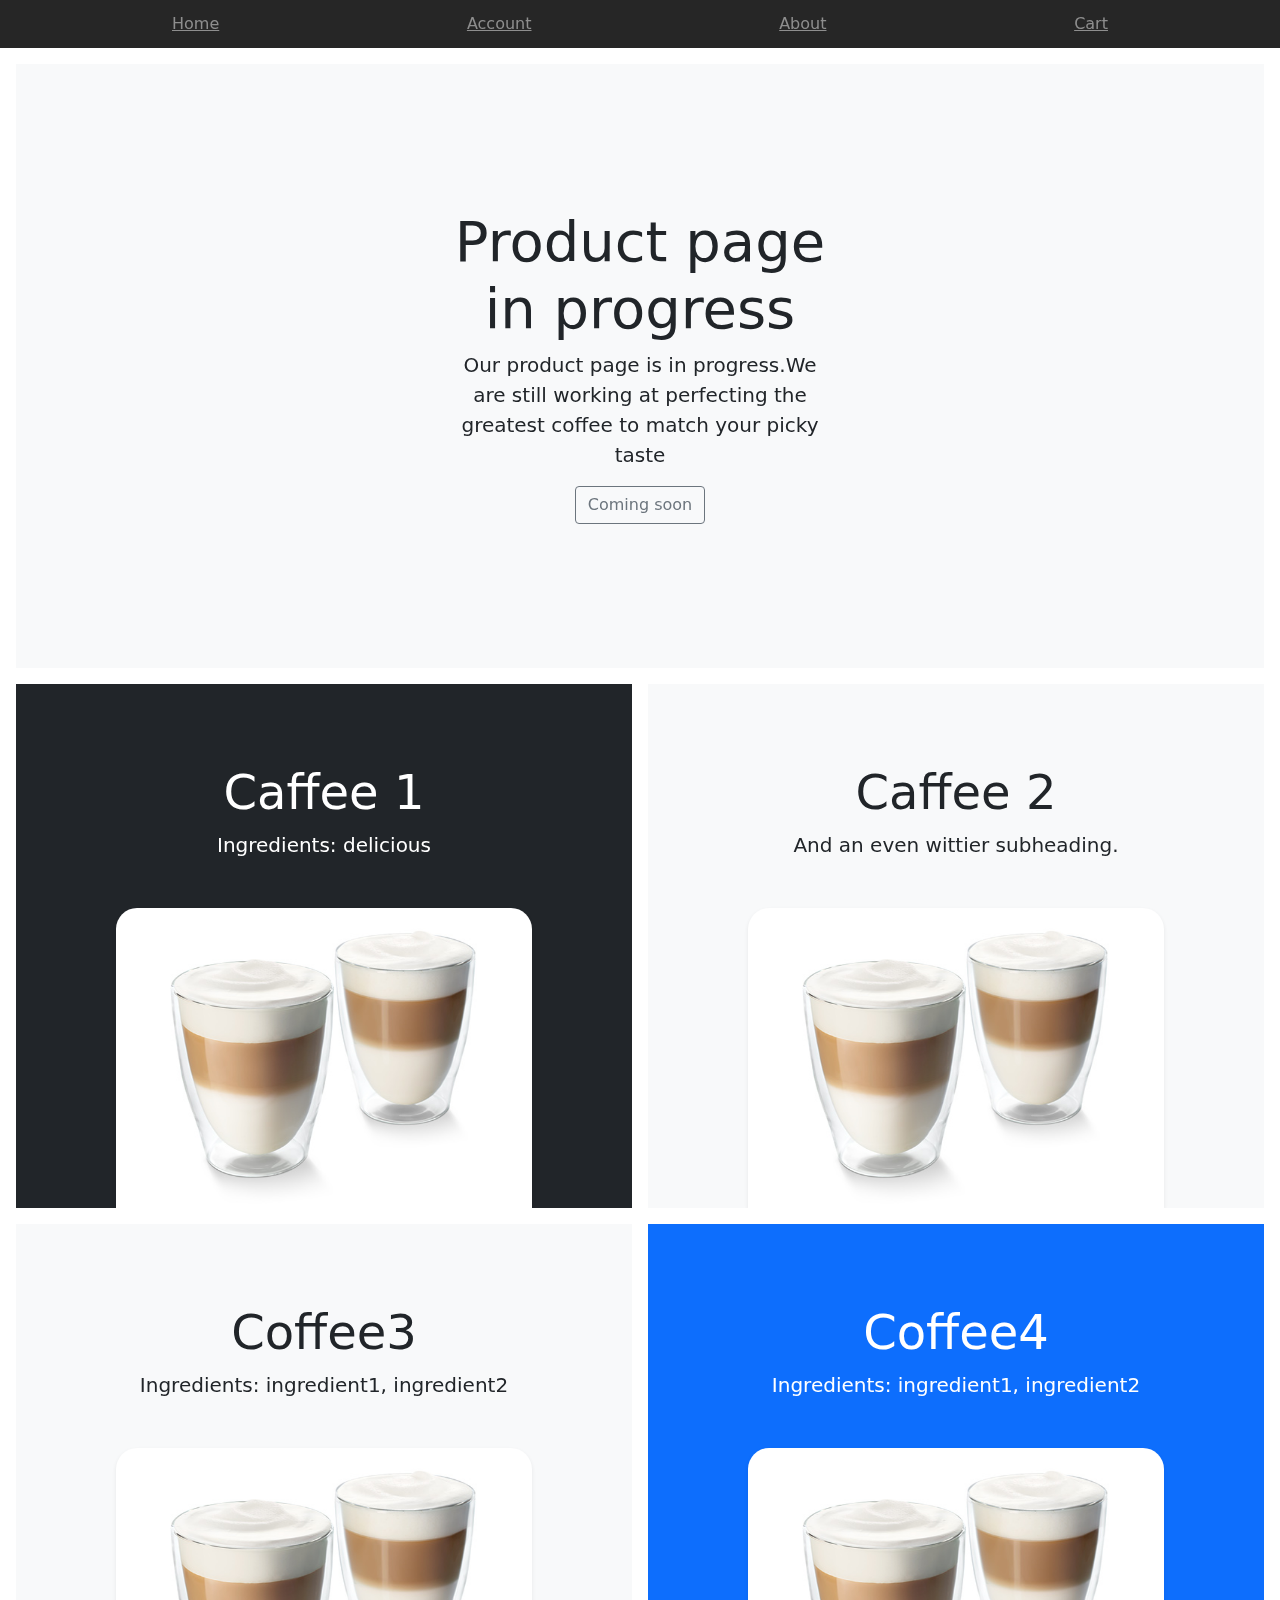
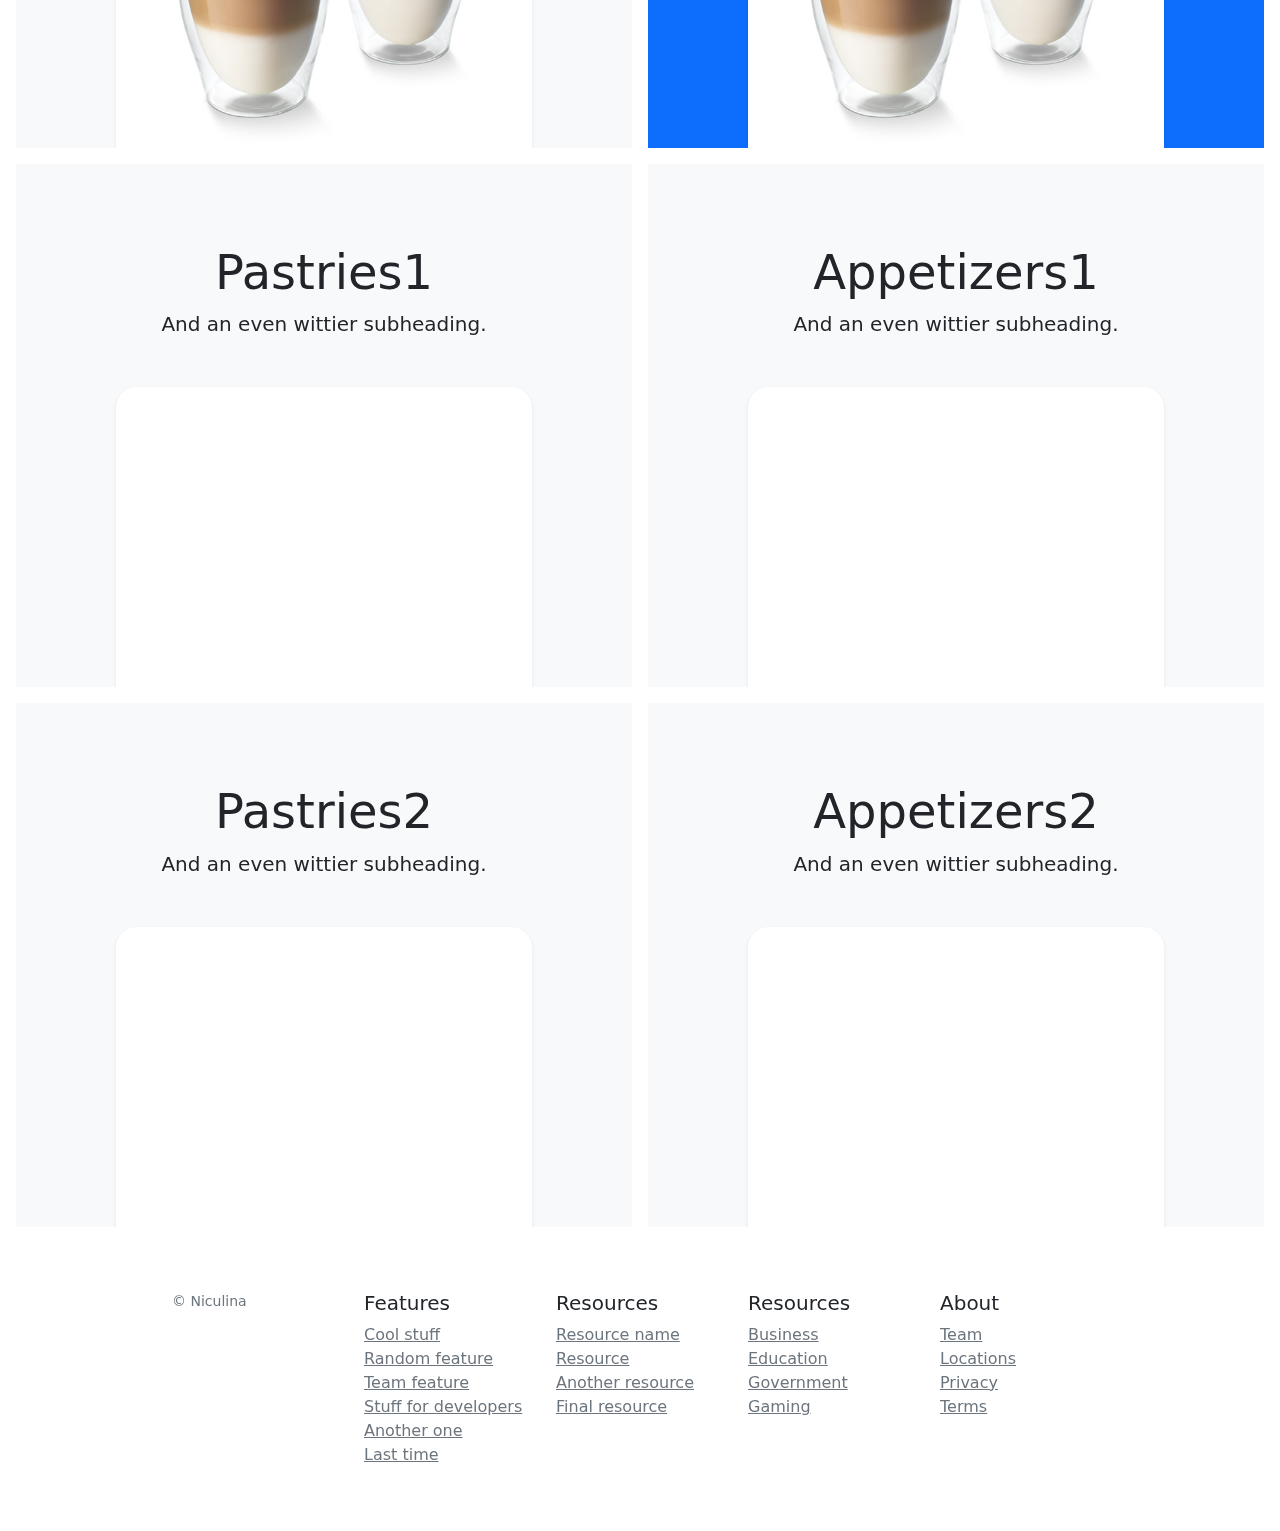
<file: products/products.html>
<!doctype html>
<html lang="en">
  <head>
    <meta charset="utf-8">
    <meta name="viewport" content="width=device-width, initial-scale=1">
    <meta name="description" content="">
    <meta name="author" content="Mark Otto, Jacob Thornton, and Bootstrap contributors">
    <meta name="generator" content="Hugo 0.83.1">
    <title>Product example · Bootstrap v5.0</title>

    <link rel="stylesheet" href="https://maxcdn.bootstrapcdn.com/bootstrap/4.0.0/css/bootstrap.min.css" integrity="sha384-Gn5384xqQ1aoWXA+058RXPxPg6fy4IWvTNh0E263XmFcJlSAwiGgFAW/dAiS6JXm" crossorigin="anonymous">

    <link rel="canonical" href="https://getbootstrap.com/docs/5.0/examples/product/">

    

    <!-- Bootstrap core CSS -->
<link href="/products/bootstrap.min.css" rel="stylesheet">

    <style>
      .bd-placeholder-img {
        font-size: 1.125rem;
        text-anchor: middle;
        -webkit-user-select: none;
        -moz-user-select: none;
        user-select: none;
      }

      @media (min-width: 768px) {
        .bd-placeholder-img-lg {
          font-size: 3.5rem;
        }
      }
    </style>

    
    <!-- Custom styles for this template -->
    <link href="./product.css" rel="stylesheet">
  </head>
  <body>
    
<header class="site-header sticky-top py-1">
  <nav class="container d-flex flex-column flex-md-row justify-content-between">
    
    <a class="py-2 d-none d-md-inline-block" href="../index.html">Home</a>
    <a class="py-2 d-none d-md-inline-block" href="#">Account</a>
    <a class="py-2 d-none d-md-inline-block" href="#">About</a>
    <a class="py-2 d-none d-md-inline-block" href="#">Cart</a>
  </nav>
</header>

<main>
  <div class="position-relative overflow-hidden p-3 p-md-5 m-md-3 text-center bg-light">
    <div class="col-md-5 p-lg-5 mx-auto my-5">
      <h1 class="display-4 fw-normal">Product page in progress</h1>
      <p class="lead fw-normal">Our product page is in progress.We are still working at perfecting the greatest coffee to match your picky taste</p>
      <a class="btn btn-outline-secondary" href="#">Coming soon</a>
    </div>
    

  </div>

  <div class="d-md-flex flex-md-equal w-100 my-md-3 ps-md-3">

    <div class="bg-dark me-md-3 pt-3 px-3 pt-md-5 px-md-5 text-center text-white overflow-hidden">
      <div class="my-3 py-3">
        <h2 class="display-5">Caffee 1</h2>
        <p class="lead">Ingredients: delicious</p>
      </div>
      <img src="../coffee_product_pictures/planB/2-latte-macchiato-glaeser.jpg" class="bg-light shadow-sm mx-auto" style="width: 80%; height: 300px; border-radius: 21px 21px 0 0;">
      
    </div>

    <div class="bg-light me-md-3 pt-3 px-3 pt-md-5 px-md-5 text-center overflow-hidden">
      <div class="my-3 p-3">
        <h2 class="display-5">Caffee 2</h2>
        <p class="lead">And an even wittier subheading.</p>
      </div>
      <img src="../coffee_product_pictures/planB/2-latte-macchiato-glaeser.jpg" class="bg-light shadow-sm mx-auto" style="width: 80%; height: 300px; border-radius: 21px 21px 0 0;">
      
    </div>
  </div>

  <div class="d-md-flex flex-md-equal w-100 my-md-3 ps-md-3">

    <div class="bg-light me-md-3 pt-3 px-3 pt-md-5 px-md-5 text-center overflow-hidden">
      <div class="my-3 p-3">
        <h2 class="display-5">Coffee3</h2>
        <p class="lead">Ingredients: ingredient1, ingredient2</p>
      </div>
      <img src="../coffee_product_pictures/planB/2-latte-macchiato-glaeser.jpg" class="bg-light shadow-sm mx-auto" style="width: 80%; height: 300px; border-radius: 21px 21px 0 0;">
    </div>

    <div class="bg-primary me-md-3 pt-3 px-3 pt-md-5 px-md-5 text-center text-white overflow-hidden">
      <div class="my-3 py-3">
        <h2 class="display-5">Coffee4</h2>
        <p class="lead">Ingredients: ingredient1, ingredient2</p>
      </div>
      <img src="../coffee_product_pictures/planB/2-latte-macchiato-glaeser.jpg" class="bg-light shadow-sm mx-auto" style="width: 80%; height: 300px; border-radius: 21px 21px 0 0;">
    </div>
  </div>

  <div class="d-md-flex flex-md-equal w-100 my-md-3 ps-md-3">

    <div class="bg-light me-md-3 pt-3 px-3 pt-md-5 px-md-5 text-center overflow-hidden">
      <div class="my-3 p-3">
        <h2 class="display-5">Pastries1</h2>
        <p class="lead">And an even wittier subheading.</p>
      </div>
      <div class="bg-body shadow-sm mx-auto" style="width: 80%; height: 300px; border-radius: 21px 21px 0 0;"></div>
    </div>

    <div class="bg-light me-md-3 pt-3 px-3 pt-md-5 px-md-5 text-center overflow-hidden">
      <div class="my-3 py-3">
        <h2 class="display-5">Appetizers1</h2>
        <p class="lead">And an even wittier subheading.</p>
      </div>
      <div class="bg-body shadow-sm mx-auto" style="width: 80%; height: 300px; border-radius: 21px 21px 0 0;"></div>
    </div>
  </div>

  <div class="d-md-flex flex-md-equal w-100 my-md-3 ps-md-3">
    <div class="bg-light me-md-3 pt-3 px-3 pt-md-5 px-md-5 text-center overflow-hidden">
      <div class="my-3 p-3">
        <h2 class="display-5">Pastries2</h2>
        <p class="lead">And an even wittier subheading.</p>
      </div>
      <div class="bg-body shadow-sm mx-auto" style="width: 80%; height: 300px; border-radius: 21px 21px 0 0;"></div>
    </div>
    <div class="bg-light me-md-3 pt-3 px-3 pt-md-5 px-md-5 text-center overflow-hidden">
      <div class="my-3 py-3">
        <h2 class="display-5">Appetizers2</h2>
        <p class="lead">And an even wittier subheading.</p>
      </div>
      <div class="bg-body shadow-sm mx-auto" style="width: 80%; height: 300px; border-radius: 21px 21px 0 0;"></div>
    </div>
  </div>
</main>

<footer class="container py-5">
  <div class="row">
    <div class="col-12 col-md">
      <small class="d-block mb-3 text-muted">&copy; Niculina</small>
    </div>
    <div class="col-6 col-md">
      <h5>Features</h5>
      <ul class="list-unstyled text-small">
        <li><a class="link-secondary" href="#">Cool stuff</a></li>
        <li><a class="link-secondary" href="#">Random feature</a></li>
        <li><a class="link-secondary" href="#">Team feature</a></li>
        <li><a class="link-secondary" href="#">Stuff for developers</a></li>
        <li><a class="link-secondary" href="#">Another one</a></li>
        <li><a class="link-secondary" href="#">Last time</a></li>
      </ul>
    </div>
    <div class="col-6 col-md">
      <h5>Resources</h5>
      <ul class="list-unstyled text-small">
        <li><a class="link-secondary" href="#">Resource name</a></li>
        <li><a class="link-secondary" href="#">Resource</a></li>
        <li><a class="link-secondary" href="#">Another resource</a></li>
        <li><a class="link-secondary" href="#">Final resource</a></li>
      </ul>
    </div>
    <div class="col-6 col-md">
      <h5>Resources</h5>
      <ul class="list-unstyled text-small">
        <li><a class="link-secondary" href="#">Business</a></li>
        <li><a class="link-secondary" href="#">Education</a></li>
        <li><a class="link-secondary" href="#">Government</a></li>
        <li><a class="link-secondary" href="#">Gaming</a></li>
      </ul>
    </div>
    <div class="col-6 col-md">
      <h5>About</h5>
      <ul class="list-unstyled text-small">
        <li><a class="link-secondary" href="#">Team</a></li>
        <li><a class="link-secondary" href="#">Locations</a></li>
        <li><a class="link-secondary" href="#">Privacy</a></li>
        <li><a class="link-secondary" href="#">Terms</a></li>
      </ul>
    </div>
  </div>
</footer>


    <script src="./bootstrap.bundle.min.js"></script>

      
  </body>
</html>
</file>
<file: products/product.css>
.container {
  max-width: 960px;
}

/*
 * Custom translucent site header
 */

.site-header {
  background-color: rgba(0, 0, 0, .85);
  -webkit-backdrop-filter: saturate(180%) blur(20px);
  backdrop-filter: saturate(180%) blur(20px);
}
.site-header a {
  color: #8e8e8e;
  transition: color .15s ease-in-out;
}
.site-header a:hover {
  color: #fff;
  text-decoration: none;
}

/*
 * Dummy devices (replace them with your own or something else entirely!)
 */

.product-device {
  position: absolute;
  right: 10%;
  bottom: -30%;
  width: 300px;
  height: 540px;
  background-color: #333;
  border-radius: 21px;
  transform: rotate(30deg);
}

.product-device::before {
  position: absolute;
  top: 10%;
  right: 10px;
  bottom: 10%;
  left: 10px;
  content: "";
  background-color: rgba(255, 255, 255, .1);
  border-radius: 5px;
}

.product-device-2 {
  top: -25%;
  right: auto;
  bottom: 0;
  left: 5%;
  background-color: #e5e5e5;
}


/*
 * Extra utilities
 */

.flex-equal > * {
  flex: 1;
}
@media (min-width: 768px) {
  .flex-md-equal > * {
    flex: 1;
  }
}
</file>
